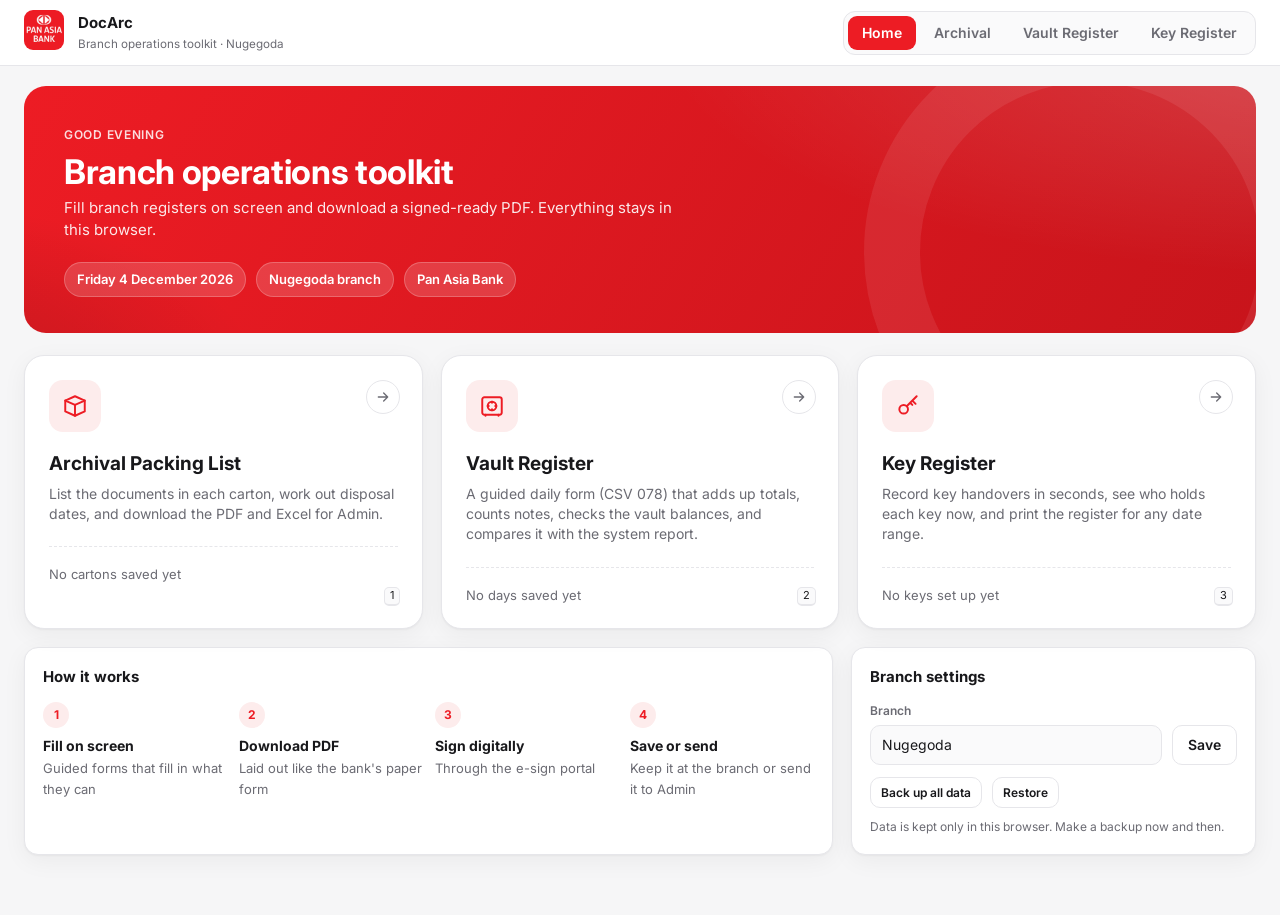
<file: index.html>
<!doctype html>
<html lang="en">
<head>
<meta charset="utf-8">
<meta name="viewport" content="width=device-width, initial-scale=1">
<title>DocArc Branch Toolkit</title>
<link rel="preconnect" href="https://fonts.googleapis.com">
<link href="https://fonts.googleapis.com/css2?family=Inter:wght@400;500;600;700;800&display=swap" rel="stylesheet">
<link rel="stylesheet" href="common.css">
<style>
.hero{position:relative;overflow:hidden;border-radius:22px;padding:40px 40px 36px;color:#fff;
  background:radial-gradient(1200px 400px at 110% -20%,rgba(255,255,255,.18),transparent 60%),
             radial-gradient(600px 300px at -10% 120%,rgba(0,0,0,.18),transparent 60%),
             linear-gradient(120deg,#ED1C24,#C8141B)}
.hero:after{content:'';position:absolute;right:-60px;top:-60px;width:340px;height:340px;border-radius:50%;
  border:56px solid rgba(255,255,255,.08)}
.hero small{display:block;font-weight:600;opacity:.85;letter-spacing:.06em;text-transform:uppercase;font-size:12px}
.hero h1{margin:8px 0 6px;font-size:34px;line-height:1.15;letter-spacing:-.01em}
.hero p{margin:0;opacity:.9;max-width:620px;font-size:15px}
.hero .meta{display:flex;gap:10px;margin-top:22px;flex-wrap:wrap;position:relative;z-index:1}
.hero .meta span{background:rgba(255,255,255,.16);border:1px solid rgba(255,255,255,.22);padding:7px 12px;border-radius:99px;font-weight:600;font-size:13px}
.tools{display:grid;grid-template-columns:repeat(3,minmax(0,1fr));gap:18px;margin-top:22px}
.tool{position:relative;display:flex;flex-direction:column;background:var(--card);border:1px solid var(--line);border-radius:20px;padding:24px;
  box-shadow:var(--shadow);transition:transform .18s,box-shadow .18s,border-color .18s;min-height:270px}
.tool:hover{transform:translateY(-4px);border-color:var(--brand);box-shadow:0 14px 40px rgba(237,28,36,.12)}
.tool .ic{width:52px;height:52px;border-radius:14px;background:var(--brand-soft);color:var(--brand);display:grid;place-items:center;margin-bottom:18px;transition:.18s}
.tool:hover .ic{background:var(--brand);color:#fff}
.tool .ic svg{width:26px;height:26px;stroke:currentColor;fill:none;stroke-width:1.8;stroke-linecap:round;stroke-linejoin:round}
.tool h3{margin:0 0 6px;font-size:19px}
.tool p{margin:0;color:var(--muted)}
.tool .stat{margin-top:auto;padding-top:18px;display:flex;align-items:center;gap:8px;border-top:1px dashed var(--line);margin-top:22px;font-size:13px;color:var(--muted)}
.tool .stat b{color:var(--ink)}
.tool .go{position:absolute;right:22px;top:24px;width:34px;height:34px;border-radius:50%;border:1px solid var(--line);display:grid;place-items:center;color:var(--muted);transition:.18s}
.tool:hover .go{background:var(--brand);border-color:var(--brand);color:#fff;transform:translateX(3px)}
.tool .key{position:absolute;right:22px;bottom:22px}
.lower{display:grid;grid-template-columns:2fr 1fr;gap:18px;margin-top:18px}
.steps{display:grid;grid-template-columns:repeat(4,1fr);gap:12px}
.step b{display:block;margin:8px 0 2px}.step span{color:var(--muted);font-size:13px}
.step i{font-style:normal;width:26px;height:26px;border-radius:50%;background:var(--brand-soft);color:var(--brand);display:grid;place-items:center;font-weight:700;font-size:12px}
@media (max-width:1000px){.tools{grid-template-columns:1fr}.lower{grid-template-columns:1fr}.steps{grid-template-columns:1fr 1fr}.hero{padding:28px}}
</style>
</head>
<body>
<main>
  <section class="hero">
    <small id="greet">Good morning</small>
    <h1>Branch operations toolkit</h1>
    <p>Fill branch registers on screen and download a signed-ready PDF. Everything stays in this browser.</p>
    <div class="meta"><span id="m_date"></span><span id="m_branch"></span><span>Pan Asia Bank</span></div>
  </section>

  <section class="tools">
    <a class="tool" href="archival.html">
      <span class="go"><svg class="icon" viewBox="0 0 24 24"><path d="M5 12h14M13 6l6 6-6 6"/></svg></span>
      <div class="ic"><svg viewBox="0 0 24 24"><path d="M3 7l9-4 9 4-9 4-9-4z"/><path d="M3 7v10l9 4 9-4V7"/><path d="M12 11v10"/></svg></div>
      <h3>Archival Packing List</h3>
      <p>List the documents in each carton, work out disposal dates, and download the PDF and Excel for Admin.</p>
      <div class="stat" id="st_arch">No cartons saved yet</div>
      <span class="key kbd">1</span>
    </a>
    <a class="tool" href="vault.html">
      <span class="go"><svg class="icon" viewBox="0 0 24 24"><path d="M5 12h14M13 6l6 6-6 6"/></svg></span>
      <div class="ic"><svg viewBox="0 0 24 24"><rect x="3" y="4" width="18" height="16" rx="2"/><circle cx="12" cy="12" r="4"/><path d="M12 8v1M12 15v1M8 12h1M15 12h1M6 20v1M18 20v1"/></svg></div>
      <h3>Vault Register</h3>
      <p>A guided daily form (CSV 078) that adds up totals, counts notes, checks the vault balances, and compares it with the system report.</p>
      <div class="stat" id="st_vault">No days saved yet</div>
      <span class="key kbd">2</span>
    </a>
    <a class="tool" href="keys.html">
      <span class="go"><svg class="icon" viewBox="0 0 24 24"><path d="M5 12h14M13 6l6 6-6 6"/></svg></span>
      <div class="ic"><svg viewBox="0 0 24 24"><circle cx="8" cy="15" r="4"/><path d="M10.8 12.2L20 3M16 7l3 3M14 9l2 2"/></svg></div>
      <h3>Key Register</h3>
      <p>Record key handovers in seconds, see who holds each key now, and print the register for any date range.</p>
      <div class="stat" id="st_keys">No keys set up yet</div>
      <span class="key kbd">3</span>
    </a>
  </section>

  <section class="lower">
    <div class="card" style="margin:0">
      <h2>How it works</h2>
      <div class="steps">
        <div class="step"><i>1</i><b>Fill on screen</b><span>Guided forms that fill in what they can</span></div>
        <div class="step"><i>2</i><b>Download PDF</b><span>Laid out like the bank's paper form</span></div>
        <div class="step"><i>3</i><b>Sign digitally</b><span>Through the e-sign portal</span></div>
        <div class="step"><i>4</i><b>Save or send</b><span>Keep it at the branch or send it to Admin</span></div>
      </div>
    </div>
    <div class="card" style="margin:0">
      <h2>Branch settings</h2>
      <label>Branch</label>
      <div class="row"><input id="branchIn" style="flex:1"><button class="btn" id="saveBranch">Save</button></div>
      <div class="row" style="margin-top:12px">
        <button class="btn sm" id="backup">Back up all data</button>
        <button class="btn sm" id="restore">Restore</button>
        <input type="file" id="restoreIn" accept=".json" hidden>
      </div>
      <p class="hint" style="margin:10px 0 0">Data is kept only in this browser. Make a backup now and then.</p>
    </div>
  </section>
</main>
<script src="common.js"></script>
<script>
renderHeader('index.html');
const S = getSettings();
const h = new Date().getHours();
$('greet').textContent = h < 12 ? 'Good morning' : h < 17 ? 'Good afternoon' : 'Good evening';
$('m_date').textContent = new Date().toLocaleDateString('en-GB', {weekday:'long', day:'numeric', month:'long', year:'numeric'});
$('m_branch').textContent = S.branch + ' branch';
$('branchIn').value = S.branch;

const cartons = store.get('cartons', []);
if(cartons.length) $('st_arch').innerHTML = `<b>${cartons.length}</b> carton${cartons.length>1?'s':''} saved · last ${esc(cartons[0].carton || cartons[0].pl)}`;
const days = Object.values(store.get('vault.days', {})).sort((a,b) => b.date.localeCompare(a.date));
if(days.length) $('st_vault').innerHTML = `Last day <b>${fmtDate(days[0].date)}</b> · C/F <b>${money(days[0].cf || 0)}</b>`;
const keys = store.get('keys.list', []), entries = store.get('keys.entries', []);
if(keys.length) $('st_keys').innerHTML = `<b>${keys.length}</b> keys · <b>${entries.length}</b> entries recorded`;

$('saveBranch').onclick = () => { patchSettings({branch: $('branchIn').value.trim() || 'Branch'}); toast('Branch saved'); setTimeout(() => location.reload(), 500); };
document.addEventListener('keydown', e => {
  if(e.target.tagName === 'INPUT') return;
  const map = {'1':'archival.html','2':'vault.html','3':'keys.html'};
  if(map[e.key]) location.href = map[e.key];
});
$('backup').onclick = () => {
  const data = {};
  for(let i = 0; i < localStorage.length; i++){ const k = localStorage.key(i); if(k.startsWith('docarc.')) data[k] = localStorage.getItem(k); }
  const a = document.createElement('a');
  a.href = URL.createObjectURL(new Blob([JSON.stringify(data, null, 1)], {type:'application/json'}));
  a.download = `DocArc_Backup_${S.branch.replace(/\W+/g,'')}_${today()}.json`; a.click();
};
$('restore').onclick = () => $('restoreIn').click();
$('restoreIn').onchange = async e => {
  const f = e.target.files[0]; if(!f) return;
  try{
    const data = JSON.parse(await f.text());
    if(!confirm('Restore this backup? Current data in this browser will be replaced.')) return;
    Object.entries(data).forEach(([k,v]) => k.startsWith('docarc.') && localStorage.setItem(k, v));
    toast('Backup restored'); setTimeout(() => location.reload(), 600);
  }catch(err){ toast('That file is not a DocArc backup'); }
};
</script>
</body>
</html>
</file>
<file: common.css>
:root{
  --brand:#ED1C24; --brand-d:#C8141B; --brand-soft:#FDECEC;
  --bg:#F6F6F7; --card:#FFFFFF; --ink:#18181B; --muted:#6B6B73; --line:#E6E6EA;
  --field:#FAFAFB; --ok:#16A34A; --ok-soft:#DCFCE7; --bad:#DC2626; --bad-soft:#FEE2E2;
  --radius:14px; --shadow:0 1px 2px rgba(0,0,0,.04),0 6px 24px rgba(0,0,0,.05);
}
*{box-sizing:border-box}
body{margin:0;background:var(--bg);color:var(--ink);font:14px/1.45 Inter,system-ui,sans-serif}
a{color:inherit;text-decoration:none}
header.top{position:sticky;top:0;z-index:20;background:var(--card);border-bottom:1px solid var(--line)}
.bar{max-width:1480px;margin:auto;padding:10px 24px;display:flex;align-items:center;gap:14px}
.logo{width:40px;height:40px;border-radius:9px;object-fit:cover}
.brand b{display:block;font-size:15px}.brand small{color:var(--muted)}
.toolnav{margin-left:auto;display:flex;gap:4px;background:var(--field);border:1px solid var(--line);padding:4px;border-radius:12px}
.toolnav a{color:var(--muted);padding:7px 14px;border-radius:9px;font-weight:600;white-space:nowrap}
.toolnav a:hover{color:var(--ink)}
.toolnav a.on{background:var(--brand);color:#fff}
main{max-width:1480px;margin:auto;padding:20px 24px 60px}
.card{background:var(--card);border:1px solid var(--line);border-radius:var(--radius);box-shadow:var(--shadow);padding:18px;margin-bottom:16px}
.card h2{font-size:15px;margin:0 0 14px;display:flex;align-items:center;gap:8px}
label{display:block;font-size:12px;font-weight:600;color:var(--muted);margin-bottom:5px}
input,select,textarea{width:100%;font:inherit;color:var(--ink);background:var(--field);border:1px solid var(--line);border-radius:10px;padding:9px 11px;outline:none}
input:focus,select:focus,textarea:focus{border-color:var(--brand);box-shadow:0 0 0 3px var(--brand-soft)}
.btn{display:inline-flex;align-items:center;justify-content:center;gap:7px;border:1px solid var(--line);background:var(--card);color:var(--ink);font:inherit;font-weight:600;padding:9px 15px;border-radius:10px;cursor:pointer}
.btn:hover{border-color:var(--muted)}
.btn.pri{background:var(--brand);border-color:var(--brand);color:#fff}.btn.pri:hover{background:var(--brand-d)}
.btn.sm{padding:6px 10px;font-size:12px}
.btn.ghost{border-color:transparent;background:none;color:var(--muted)}
.row{display:flex;gap:10px;flex-wrap:wrap;align-items:center}
.spacer{flex:1}
.hint{color:var(--muted);font-size:12px}
.tablewrap{overflow-x:auto;border:1px solid var(--line);border-radius:12px}
table{width:100%;border-collapse:collapse}
th{font-size:11px;text-transform:uppercase;letter-spacing:.04em;color:var(--muted);text-align:left;padding:9px 8px;background:var(--field);border-bottom:1px solid var(--line);white-space:nowrap}
td{padding:6px 8px;border-bottom:1px solid var(--line);vertical-align:middle}
tr:last-child td{border-bottom:0}
.num{text-align:right;font-variant-numeric:tabular-nums}
.kbd{display:inline-block;border:1px solid var(--line);border-bottom-width:2px;border-radius:5px;padding:0 5px;font-size:11px;background:var(--field)}
.icon{width:16px;height:16px;stroke:currentColor;fill:none;stroke-width:2;stroke-linecap:round;stroke-linejoin:round}
.chip{display:inline-flex;align-items:center;padding:6px 12px;border:1px solid var(--line);border-radius:99px;font-weight:600;font-size:13px;background:var(--card);cursor:pointer;color:var(--ink)}
.chip:hover{border-color:var(--brand);color:var(--brand)}
.chip.on{background:var(--brand);border-color:var(--brand);color:#fff}
.toast{position:fixed;left:50%;bottom:24px;transform:translateX(-50%) translateY(30px);opacity:0;background:var(--ink);color:#fff;padding:10px 16px;border-radius:10px;font-weight:600;transition:.25s;z-index:99;pointer-events:none}
.toast.on{opacity:1;transform:translateX(-50%)}
.modal{position:fixed;inset:0;background:rgba(20,20,24,.45);display:none;align-items:center;justify-content:center;z-index:50;padding:16px}
.modal.on{display:flex}
.modal .card{width:min(720px,100%);max-height:85vh;overflow:auto;margin:0}
@media (max-width:760px){.brand small{display:none}.toolnav a{padding:7px 9px}.bar,main{padding-left:16px;padding-right:16px}}
[hidden]{display:none!important}
</file>
